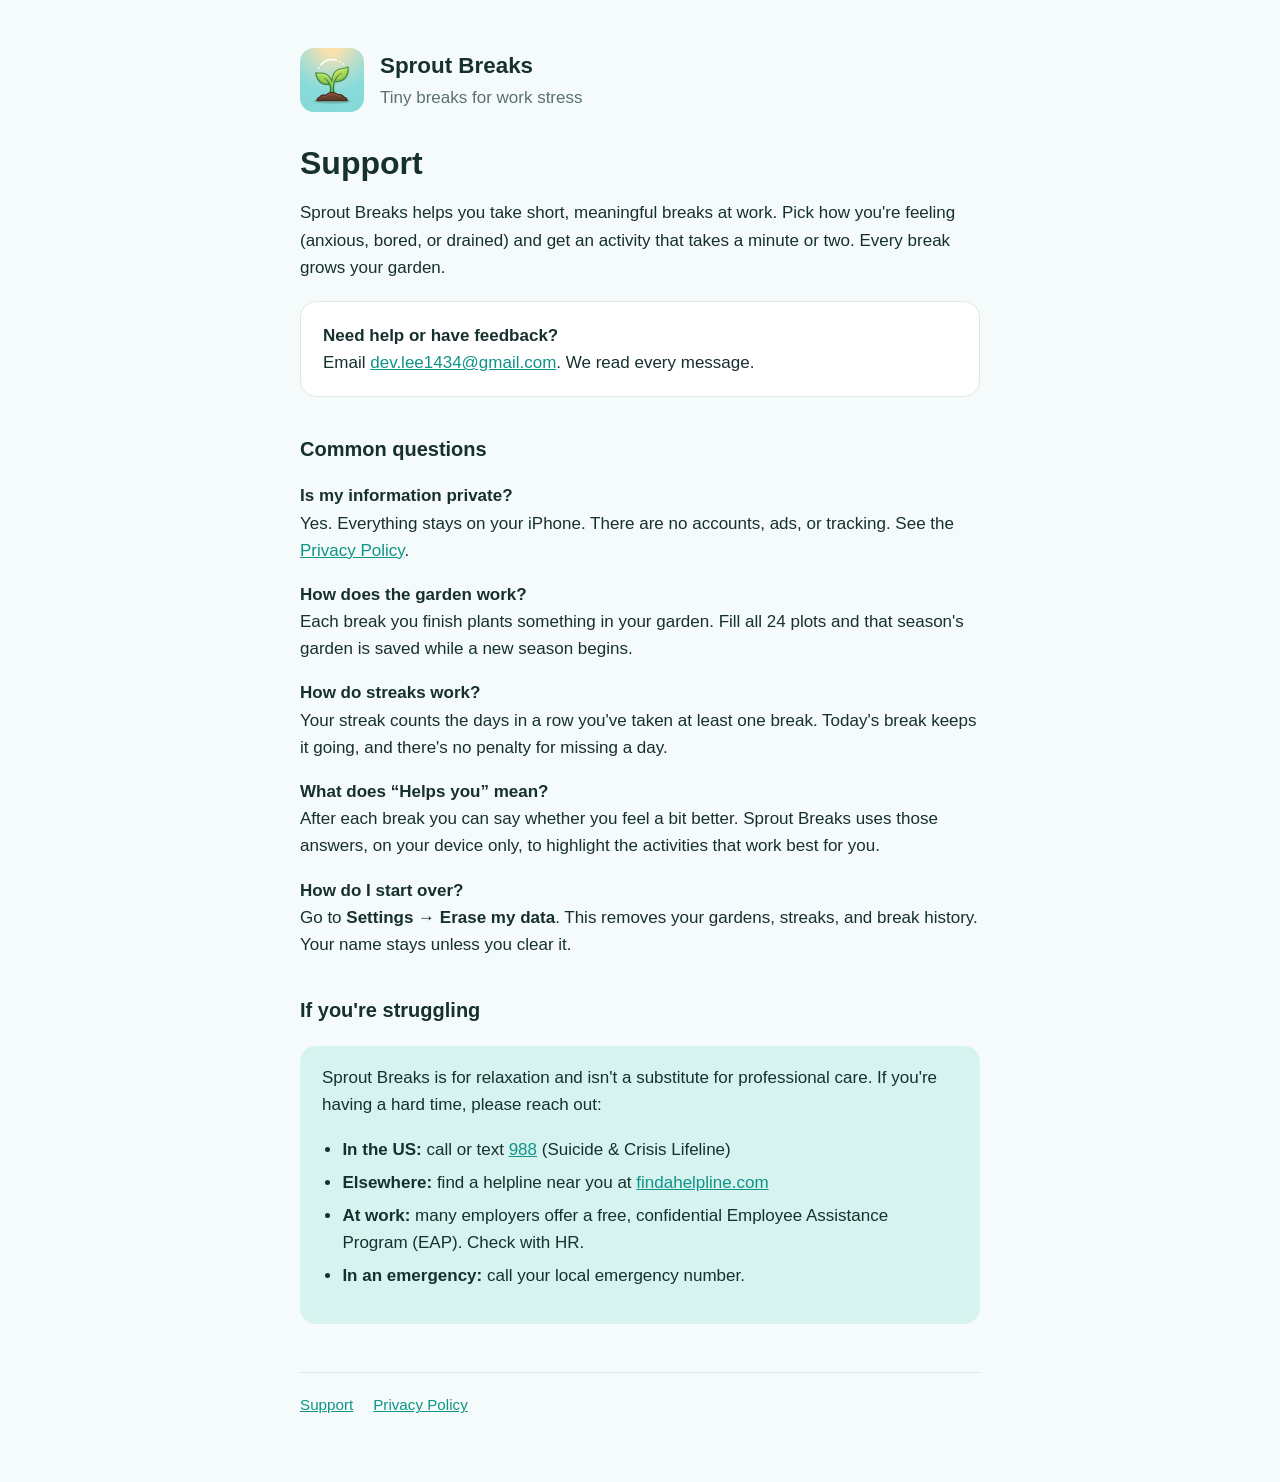
<file: index.html>
<!doctype html>
<html lang="en">
<head>
  <meta charset="utf-8">
  <meta name="viewport" content="width=device-width, initial-scale=1">
  <title>Sprout Breaks – Support</title>
  <link rel="stylesheet" href="style.css">
</head>
<body>
<main>
  <header>
    <img src="icon.png" alt="">
    <div>
      <p class="name">Sprout Breaks</p>
      <p class="tagline">Tiny breaks for work stress</p>
    </div>
  </header>

  <h1>Support</h1>
  <p>Sprout Breaks helps you take short, meaningful breaks at work. Pick how you're feeling (anxious, bored, or drained) and get an activity that takes a minute or two. Every break grows your garden.</p>

  <div class="card">
    <strong>Need help or have feedback?</strong><br>
    Email <a href="mailto:dev.lee1434@gmail.com">dev.lee1434@gmail.com</a>. We read every message.
  </div>

  <h2>Common questions</h2>

  <p><strong>Is my information private?</strong><br>
  Yes. Everything stays on your iPhone. There are no accounts, ads, or tracking. See the <a href="privacy.html">Privacy Policy</a>.</p>

  <p><strong>How does the garden work?</strong><br>
  Each break you finish plants something in your garden. Fill all 24 plots and that season's garden is saved while a new season begins.</p>

  <p><strong>How do streaks work?</strong><br>
  Your streak counts the days in a row you've taken at least one break. Today's break keeps it going, and there's no penalty for missing a day.</p>

  <p><strong>What does “Helps you” mean?</strong><br>
  After each break you can say whether you feel a bit better. Sprout Breaks uses those answers, on your device only, to highlight the activities that work best for you.</p>

  <p><strong>How do I start over?</strong><br>
  Go to <strong>Settings → Erase my data</strong>. This removes your gardens, streaks, and break history. Your name stays unless you clear it.</p>

  <h2>If you're struggling</h2>
  <div class="callout">
    <p style="margin-top:0">Sprout Breaks is for relaxation and isn't a substitute for professional care. If you're having a hard time, please reach out:</p>
    <ul>
      <li><strong>In the US:</strong> call or text <a href="tel:988">988</a> (Suicide &amp; Crisis Lifeline)</li>
      <li><strong>Elsewhere:</strong> find a helpline near you at <a href="https://findahelpline.com">findahelpline.com</a></li>
      <li><strong>At work:</strong> many employers offer a free, confidential Employee Assistance Program (EAP). Check with HR.</li>
      <li><strong>In an emergency:</strong> call your local emergency number.</li>
    </ul>
  </div>

  <nav>
    <a href="index.html">Support</a>
    <a href="privacy.html">Privacy Policy</a>
  </nav>
</main>
</body>
</html>
</file>
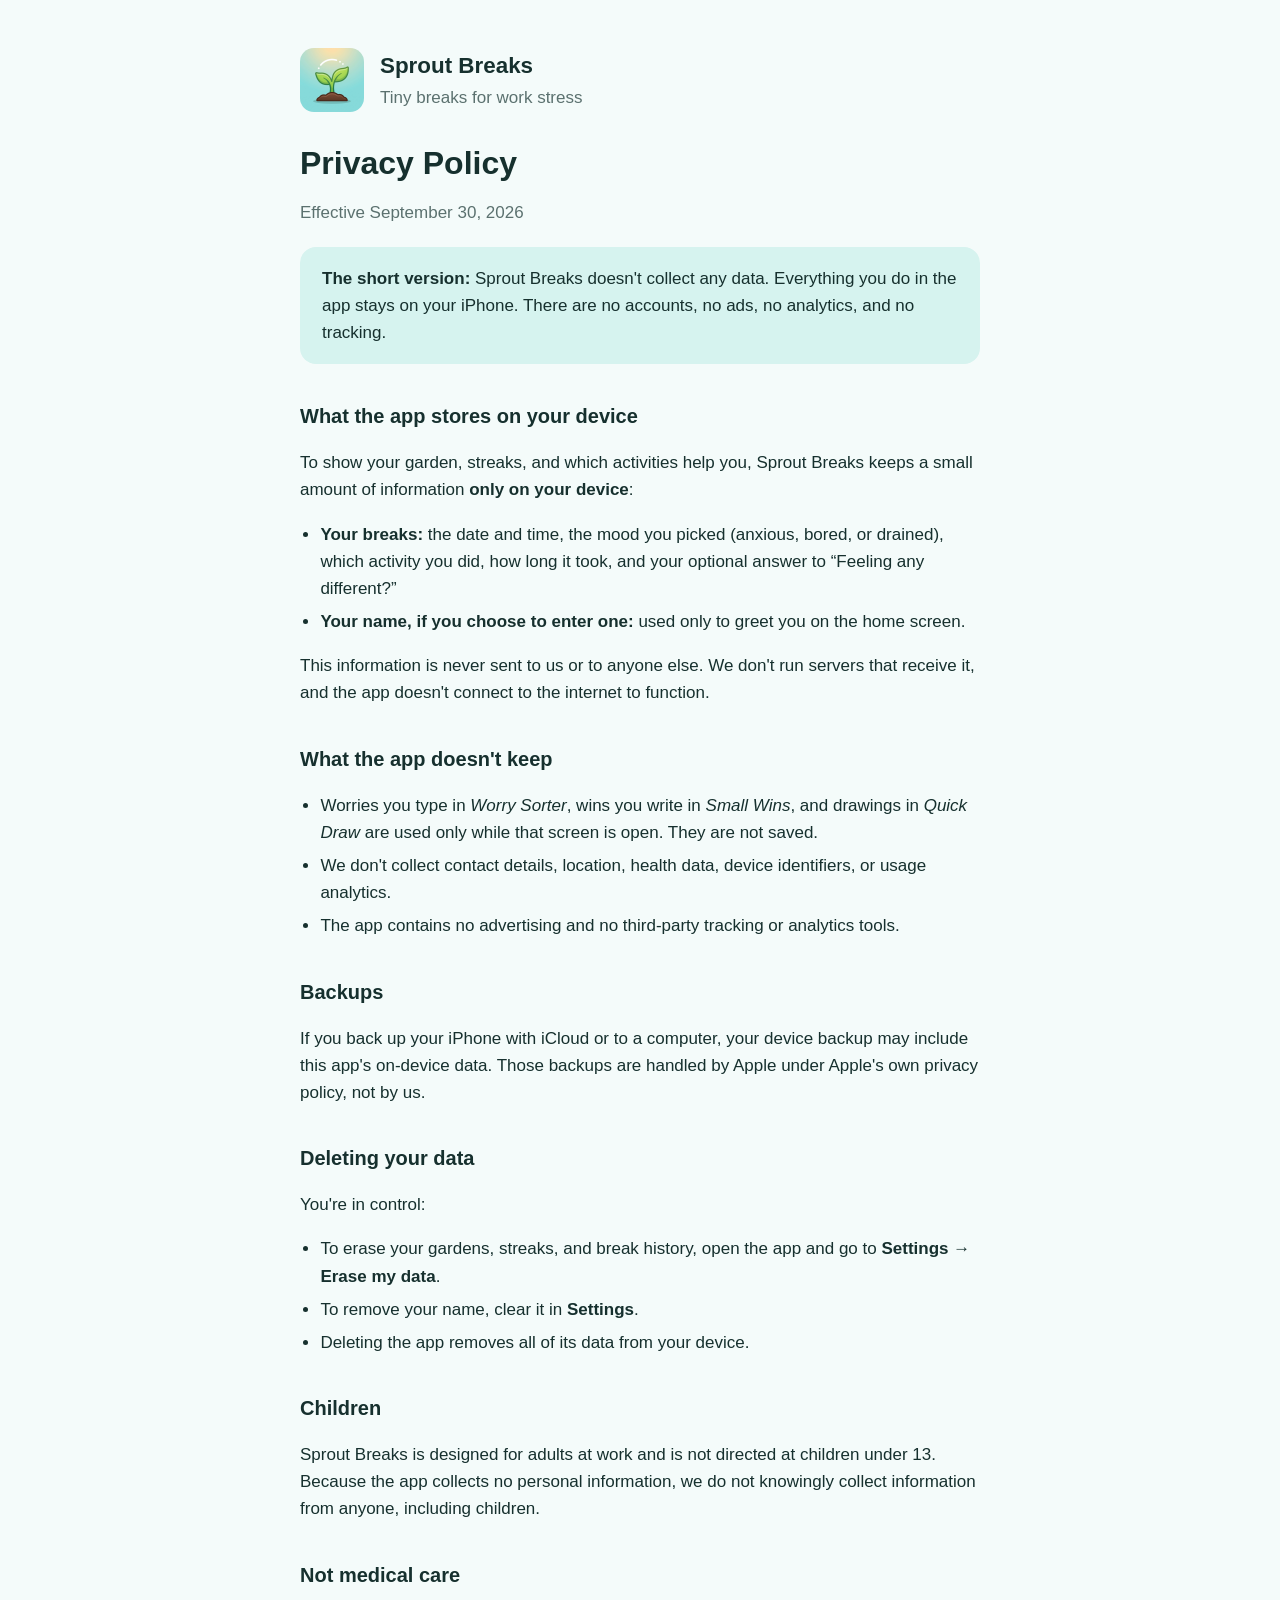
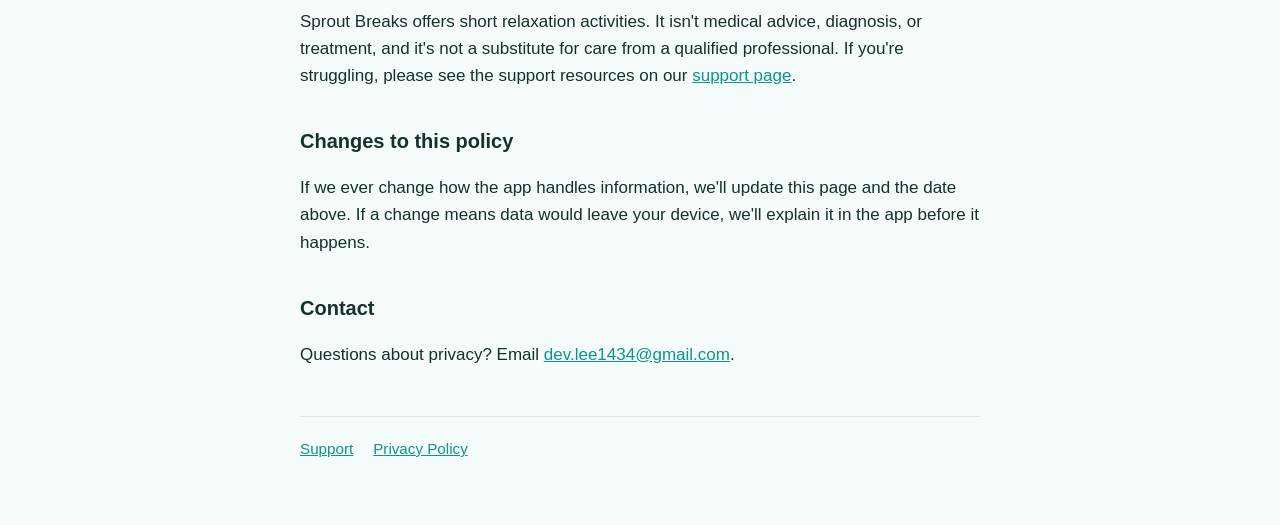
<file: privacy.html>
<!doctype html>
<html lang="en">
<head>
  <meta charset="utf-8">
  <meta name="viewport" content="width=device-width, initial-scale=1">
  <title>Privacy Policy – Sprout Breaks</title>
  <link rel="stylesheet" href="style.css">
</head>
<body>
<main>
  <header>
    <img src="icon.png" alt="">
    <div>
      <p class="name">Sprout Breaks</p>
      <p class="tagline">Tiny breaks for work stress</p>
    </div>
  </header>

  <h1>Privacy Policy</h1>
  <p class="muted">Effective September 30, 2026</p>

  <div class="callout">
    <strong>The short version:</strong> Sprout Breaks doesn't collect any data. Everything you do in the app stays on your iPhone. There are no accounts, no ads, no analytics, and no tracking.
  </div>

  <h2>What the app stores on your device</h2>
  <p>To show your garden, streaks, and which activities help you, Sprout Breaks keeps a small amount of information <strong>only on your device</strong>:</p>
  <ul>
    <li><strong>Your breaks:</strong> the date and time, the mood you picked (anxious, bored, or drained), which activity you did, how long it took, and your optional answer to “Feeling any different?”</li>
    <li><strong>Your name, if you choose to enter one:</strong> used only to greet you on the home screen.</li>
  </ul>
  <p>This information is never sent to us or to anyone else. We don't run servers that receive it, and the app doesn't connect to the internet to function.</p>

  <h2>What the app doesn't keep</h2>
  <ul>
    <li>Worries you type in <em>Worry Sorter</em>, wins you write in <em>Small Wins</em>, and drawings in <em>Quick Draw</em> are used only while that screen is open. They are not saved.</li>
    <li>We don't collect contact details, location, health data, device identifiers, or usage analytics.</li>
    <li>The app contains no advertising and no third-party tracking or analytics tools.</li>
  </ul>

  <h2>Backups</h2>
  <p>If you back up your iPhone with iCloud or to a computer, your device backup may include this app's on-device data. Those backups are handled by Apple under Apple's own privacy policy, not by us.</p>

  <h2>Deleting your data</h2>
  <p>You're in control:</p>
  <ul>
    <li>To erase your gardens, streaks, and break history, open the app and go to <strong>Settings → Erase my data</strong>.</li>
    <li>To remove your name, clear it in <strong>Settings</strong>.</li>
    <li>Deleting the app removes all of its data from your device.</li>
  </ul>

  <h2>Children</h2>
  <p>Sprout Breaks is designed for adults at work and is not directed at children under 13. Because the app collects no personal information, we do not knowingly collect information from anyone, including children.</p>

  <h2>Not medical care</h2>
  <p>Sprout Breaks offers short relaxation activities. It isn't medical advice, diagnosis, or treatment, and it's not a substitute for care from a qualified professional. If you're struggling, please see the support resources on our <a href="index.html">support page</a>.</p>

  <h2>Changes to this policy</h2>
  <p>If we ever change how the app handles information, we'll update this page and the date above. If a change means data would leave your device, we'll explain it in the app before it happens.</p>

  <h2>Contact</h2>
  <p>Questions about privacy? Email <a href="mailto:dev.lee1434@gmail.com">dev.lee1434@gmail.com</a>.</p>

  <nav>
    <a href="index.html">Support</a>
    <a href="privacy.html">Privacy Policy</a>
  </nav>
</main>
</body>
</html>
</file>
<file: style.css>
:root {
  --bg: #f4fbfa;
  --surface: #ffffff;
  --text: #16302e;
  --muted: #5b716f;
  --accent: #0f9488;
  --accent-soft: #d6f3ef;
  --border: #dbe9e7;
}

@media (prefers-color-scheme: dark) {
  :root {
    --bg: #0f1a19;
    --surface: #172524;
    --text: #e6f2f0;
    --muted: #9db3b0;
    --accent: #4fd1c1;
    --accent-soft: #1d3a37;
    --border: #26403d;
  }
}

* { box-sizing: border-box; }

body {
  margin: 0;
  background: var(--bg);
  color: var(--text);
  font: 17px/1.6 -apple-system, BlinkMacSystemFont, "SF Pro Text", "Segoe UI", Roboto, sans-serif;
}

main {
  max-width: 720px;
  margin: 0 auto;
  padding: 48px 20px 64px;
}

header {
  display: flex;
  align-items: center;
  gap: 16px;
  margin-bottom: 32px;
}

header img {
  width: 64px;
  height: 64px;
  border-radius: 14px;
}

header .name {
  font-size: 1.4rem;
  font-weight: 700;
  margin: 0;
}

header .tagline {
  margin: 0;
  color: var(--muted);
}

h1 { font-size: 2rem; line-height: 1.2; margin: 0 0 8px; }
h2 { font-size: 1.25rem; margin: 36px 0 8px; }

p, li { color: var(--text); }
.muted { color: var(--muted); }

a { color: var(--accent); }

.card {
  background: var(--surface);
  border: 1px solid var(--border);
  border-radius: 16px;
  padding: 20px 22px;
  margin: 20px 0;
}

.callout {
  background: var(--accent-soft);
  border-radius: 16px;
  padding: 18px 22px;
  margin: 20px 0;
}

nav {
  display: flex;
  gap: 20px;
  margin-top: 48px;
  padding-top: 20px;
  border-top: 1px solid var(--border);
  font-size: 0.95rem;
}

ul { padding-left: 1.2em; }
li { margin: 6px 0; }
</file>
